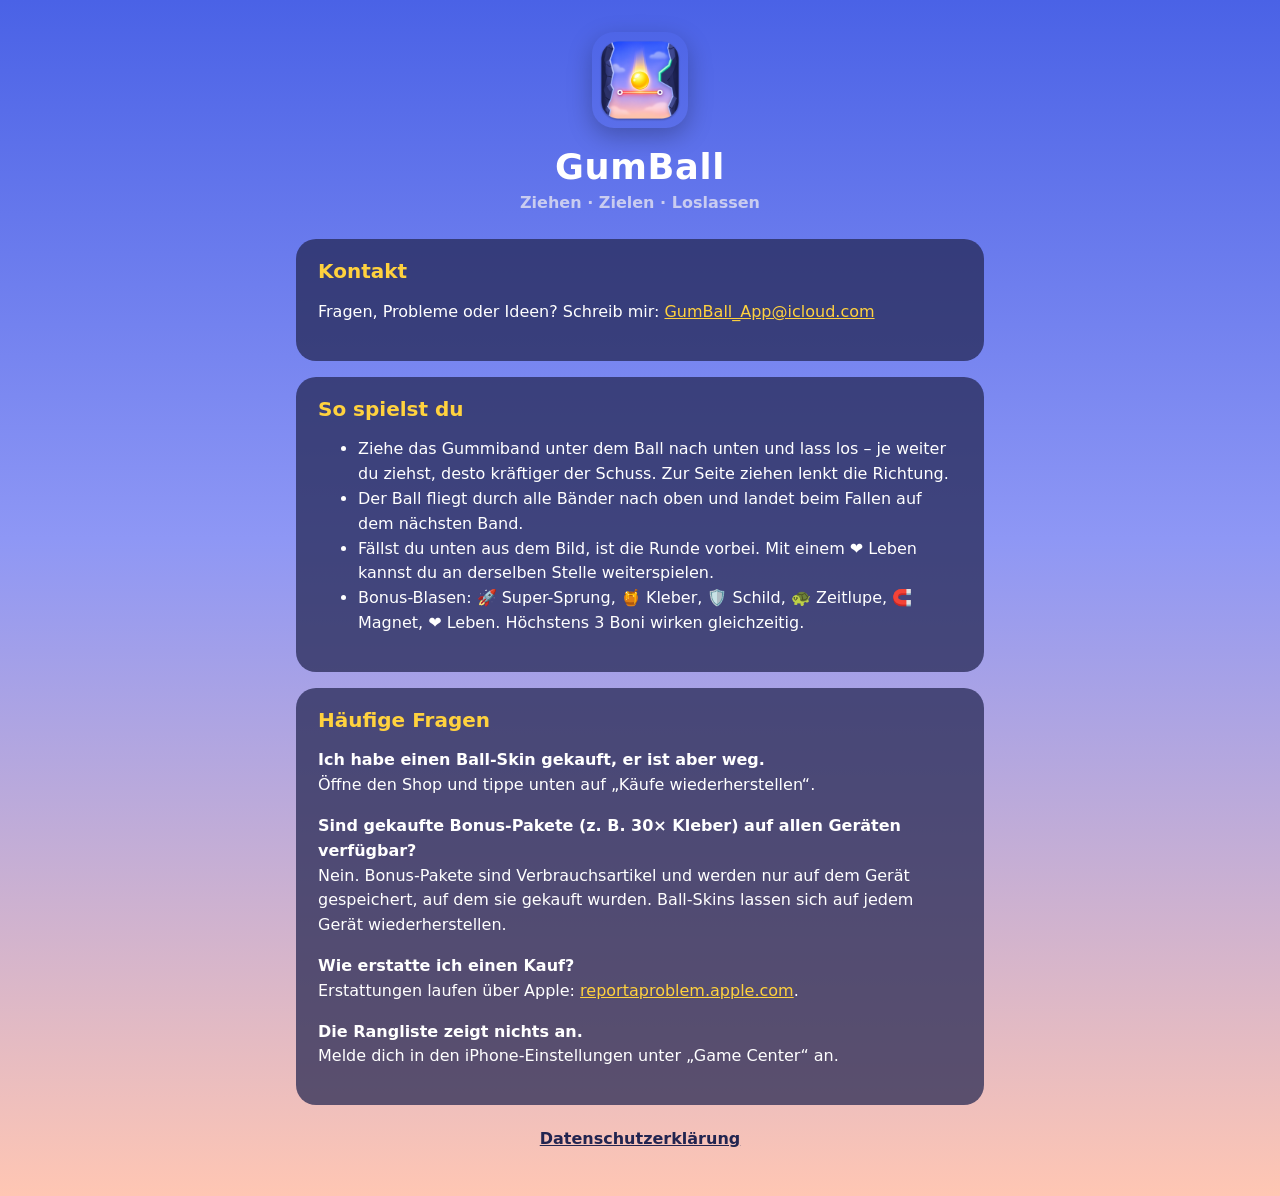
<file: index.html>
<!doctype html>
<html lang="de">
<head>
<meta charset="utf-8">
<meta name="viewport" content="width=device-width, initial-scale=1">
<title>GumBall – Support</title>
<link rel="stylesheet" href="style.css">
</head>
<body>
<main>
  <header>
    <img src="icon.png" alt="GumBall App-Icon">
    <h1>GumBall</h1>
    <p>Ziehen · Zielen · Loslassen</p>
  </header>

  <section>
    <h2>Kontakt</h2>
    <p>Fragen, Probleme oder Ideen? Schreib mir:
      <a href="mailto:GumBall_App@icloud.com">GumBall_App@icloud.com</a></p>
  </section>

  <section>
    <h2>So spielst du</h2>
    <ul>
      <li>Ziehe das Gummiband unter dem Ball nach unten und lass los – je weiter du ziehst, desto kräftiger der Schuss. Zur Seite ziehen lenkt die Richtung.</li>
      <li>Der Ball fliegt durch alle Bänder nach oben und landet beim Fallen auf dem nächsten Band.</li>
      <li>Fällst du unten aus dem Bild, ist die Runde vorbei. Mit einem ❤️ Leben kannst du an derselben Stelle weiterspielen.</li>
      <li>Bonus-Blasen: 🚀 Super-Sprung, 🍯 Kleber, 🛡️ Schild, 🐢 Zeitlupe, 🧲 Magnet, ❤️ Leben. Höchstens 3 Boni wirken gleichzeitig.</li>
    </ul>
  </section>

  <section>
    <h2>Häufige Fragen</h2>
    <p><strong>Ich habe einen Ball-Skin gekauft, er ist aber weg.</strong><br>
      Öffne den Shop und tippe unten auf „Käufe wiederherstellen“.</p>
    <p><strong>Sind gekaufte Bonus-Pakete (z. B. 30× Kleber) auf allen Geräten verfügbar?</strong><br>
      Nein. Bonus-Pakete sind Verbrauchsartikel und werden nur auf dem Gerät gespeichert, auf dem sie gekauft wurden. Ball-Skins lassen sich auf jedem Gerät wiederherstellen.</p>
    <p><strong>Wie erstatte ich einen Kauf?</strong><br>
      Erstattungen laufen über Apple: <a href="https://reportaproblem.apple.com">reportaproblem.apple.com</a>.</p>
    <p><strong>Die Rangliste zeigt nichts an.</strong><br>
      Melde dich in den iPhone-Einstellungen unter „Game Center“ an.</p>
  </section>

  <nav><a href="datenschutz.html">Datenschutzerklärung</a></nav>
</main>
</body>
</html>
</file>
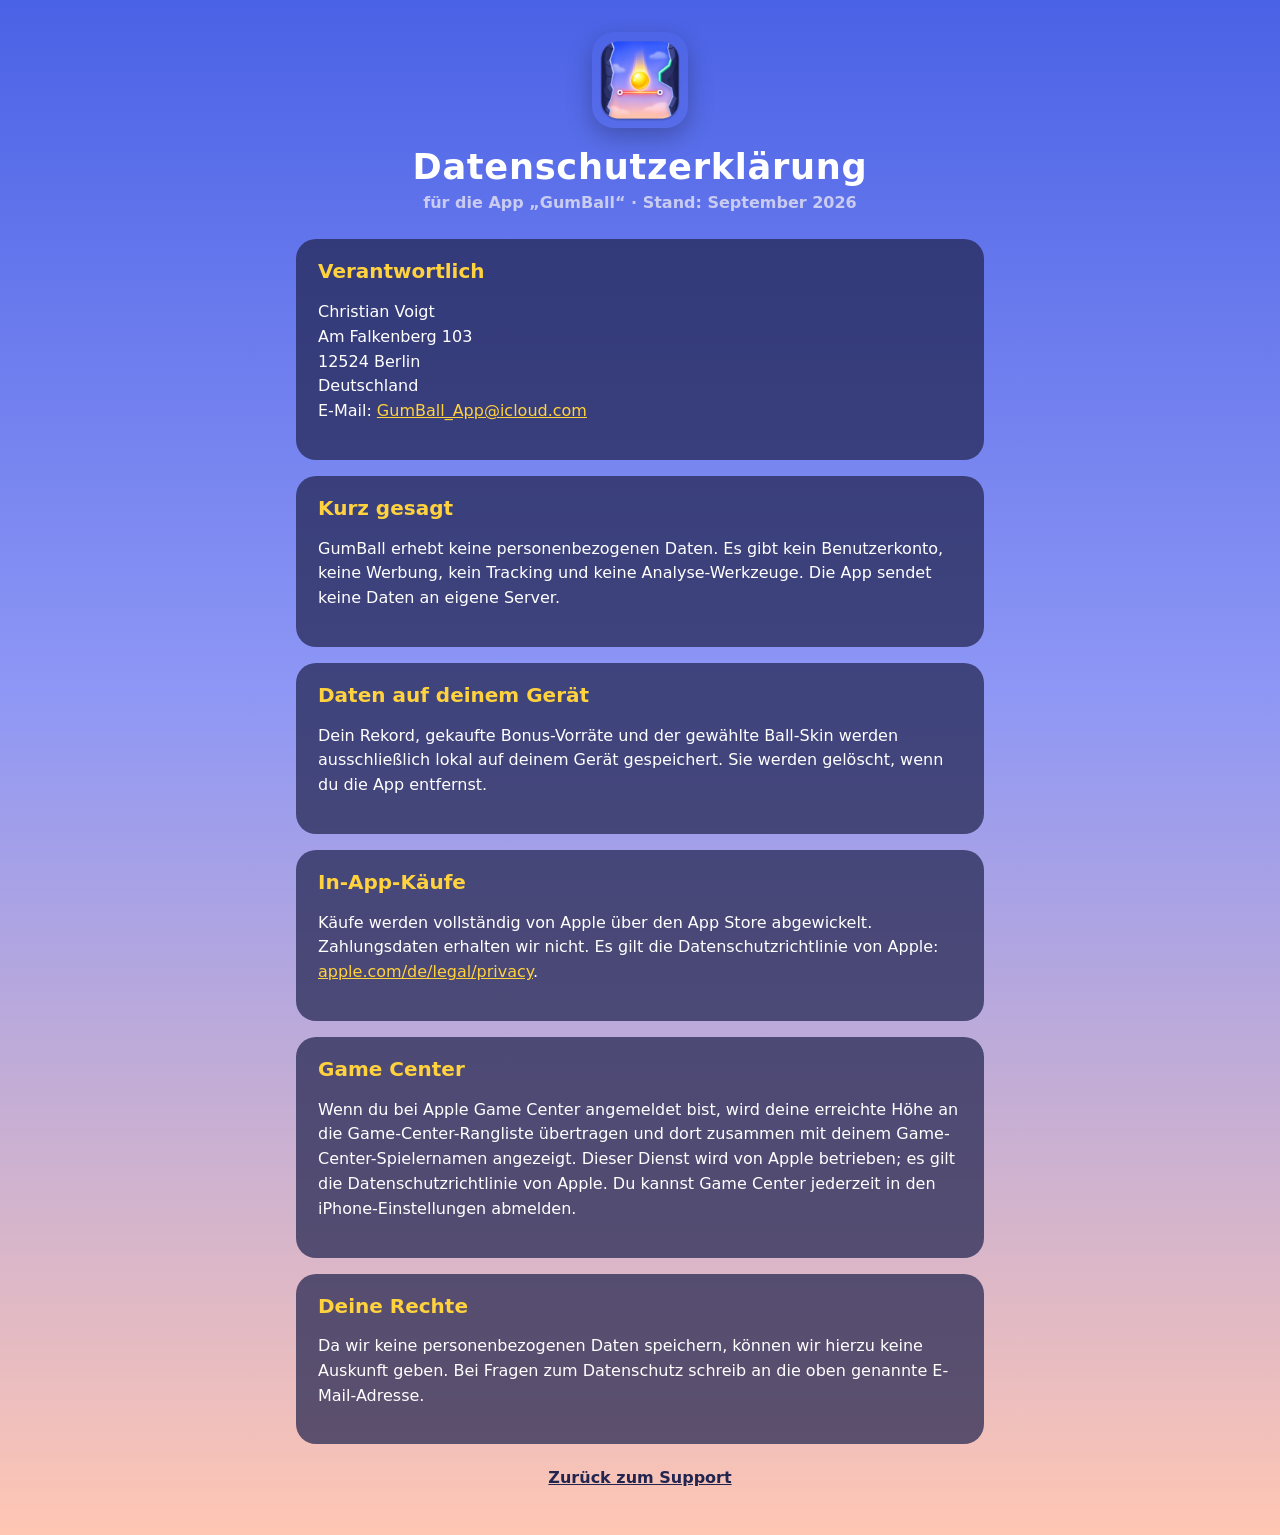
<file: datenschutz.html>
<!doctype html>
<html lang="de">
<head>
<meta charset="utf-8">
<meta name="viewport" content="width=device-width, initial-scale=1">
<title>GumBall – Datenschutz</title>
<link rel="stylesheet" href="style.css">
</head>
<body>
<main>
  <header>
    <img src="icon.png" alt="GumBall App-Icon">
    <h1>Datenschutzerklärung</h1>
    <p>für die App „GumBall“ · Stand: September 2026</p>
  </header>

  <section>
    <h2>Verantwortlich</h2>
    <p>Christian Voigt<br>
      Am Falkenberg 103<br>
      12524 Berlin<br>
      Deutschland<br>
      E-Mail: <a href="mailto:GumBall_App@icloud.com">GumBall_App@icloud.com</a></p>
  </section>

  <section>
    <h2>Kurz gesagt</h2>
    <p>GumBall erhebt keine personenbezogenen Daten. Es gibt kein Benutzerkonto, keine Werbung, kein Tracking und keine Analyse-Werkzeuge. Die App sendet keine Daten an eigene Server.</p>
  </section>

  <section>
    <h2>Daten auf deinem Gerät</h2>
    <p>Dein Rekord, gekaufte Bonus-Vorräte und der gewählte Ball-Skin werden ausschließlich lokal auf deinem Gerät gespeichert. Sie werden gelöscht, wenn du die App entfernst.</p>
  </section>

  <section>
    <h2>In-App-Käufe</h2>
    <p>Käufe werden vollständig von Apple über den App Store abgewickelt. Zahlungsdaten erhalten wir nicht. Es gilt die Datenschutzrichtlinie von Apple:
      <a href="https://www.apple.com/de/legal/privacy/">apple.com/de/legal/privacy</a>.</p>
  </section>

  <section>
    <h2>Game Center</h2>
    <p>Wenn du bei Apple Game Center angemeldet bist, wird deine erreichte Höhe an die Game-Center-Rangliste übertragen und dort zusammen mit deinem Game-Center-Spielernamen angezeigt. Dieser Dienst wird von Apple betrieben; es gilt die Datenschutzrichtlinie von Apple. Du kannst Game Center jederzeit in den iPhone-Einstellungen abmelden.</p>
  </section>

  <section>
    <h2>Deine Rechte</h2>
    <p>Da wir keine personenbezogenen Daten speichern, können wir hierzu keine Auskunft geben. Bei Fragen zum Datenschutz schreib an die oben genannte E-Mail-Adresse.</p>
  </section>

  <nav><a href="index.html">Zurück zum Support</a></nav>
</main>
</body>
</html>
</file>
<file: style.css>
:root { --bg:#2b2f5c; --card:#3a3f75; --text:#fff; --muted:#c9ccf0; --accent:#ffd23e; }
* { box-sizing:border-box; }
body { margin:0; font-family:-apple-system, "SF Pro Rounded", system-ui, sans-serif; background:linear-gradient(#4a62e6,#8e97f5 45%,#ffc6b3); color:var(--text); min-height:100vh; }
main { max-width:720px; margin:0 auto; padding:32px 16px 48px; }
header { text-align:center; margin-bottom:24px; }
header img { width:96px; height:96px; border-radius:22px; box-shadow:0 8px 24px rgba(0,0,0,.25); }
h1 { font-size:2.2rem; margin:.4em 0 .1em; font-weight:900; letter-spacing:.02em; }
header p { margin:0; color:var(--muted); font-weight:600; }
section { background:rgba(34,37,80,.72); border-radius:20px; padding:20px 22px; margin:16px 0; }
h2 { margin-top:0; font-size:1.25rem; color:var(--accent); }
p, li { line-height:1.55; }
a { color:var(--accent); }
nav { text-align:center; margin-top:24px; font-weight:600; }
nav a { color:rgb(34,37,80); }   /* Lila der Karten – gut lesbar auf dem hellen unteren Verlauf */
.todo { background:#ffd23e; color:#3a1a00; padding:0 .3em; border-radius:4px; font-weight:700; }
</file>
